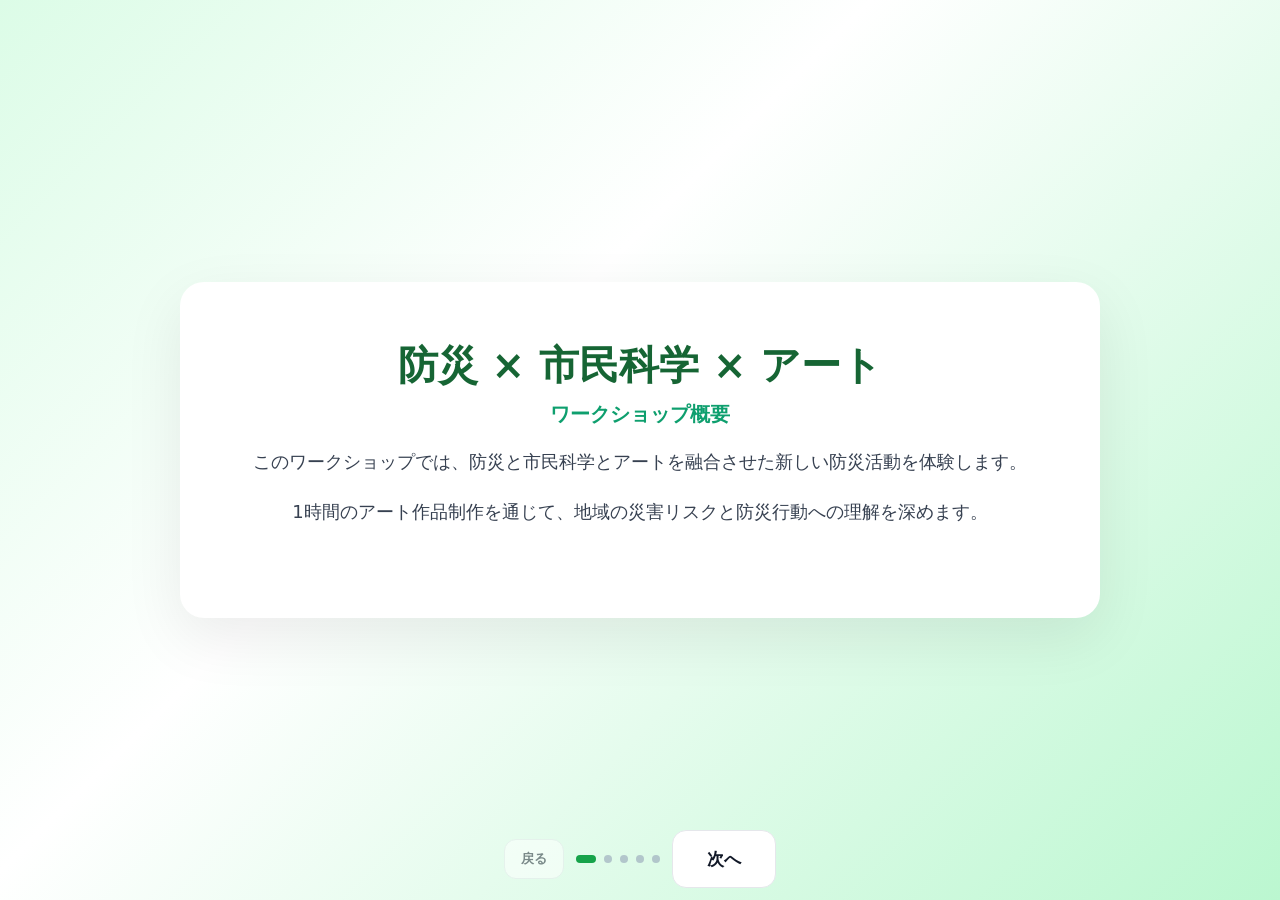
<file: workshop/intro/index.html>
<!doctype html>
<html lang="ja">
<head>
  <meta charset="utf-8" />
  <meta name="viewport" content="width=device-width, initial-scale=1, maximum-scale=1, user-scalable=no" />
  <title>ワークショップ導入スライド（Vanilla JS）</title>
  <!-- 1ファイル完結版。Reactやビルド不要。VSCodeのLive Serverで開けばOK -->
  <style>
    :root{
      --green-50:#f0fdf4; --green-100:#dcfce7; --green-200:#bbf7d0; --green-600:#16a34a; --green-700:#15803d; --green-800:#166534;
      --text:#374151; --muted:#64748b; --panel:#ffffff;
    }
    *{box-sizing:border-box}
    html,body{height:100%}
    body{
      margin:0; font-family: system-ui, -apple-system, "Segoe UI", Roboto, "Noto Sans JP", sans-serif;
      color:var(--text); background:linear-gradient(135deg, var(--green-100), #fff 40%, var(--green-200));
      display:flex; align-items:center; justify-content:center; min-height:100dvh; overflow:hidden;
    }
    .wrap{ position:relative; width:100%; height:100svh; display:flex; align-items:center; justify-content:center; }
    .slide{
      width:min(920px, 92vw);
      max-height: calc(100dvh - 140px);  /* ← 画面下のボタン分を差し引く */
      overflow:auto; background:var(--panel);
      border-radius:24px; padding:48px 40px 72px; /* ← 下余白を足す（重なり回避） */
      box-shadow:0 20px 60px rgba(0,0,0,.08);
      text-align:center;
    }
    h1{ font-size: clamp(28px, 4.2vw, 40px); color:var(--green-800); margin:.2em 0 .2em}
    h2{ font-size: clamp(16px, 2.2vw, 20px); color:#0e9f6e; margin:0 0 18px}
    p, li{ font-size: clamp(15px, 2.2vw, 18px); line-height:1.8 }
    ul{ text-align:left; display:inline-block }

    /* --- Controls --- */
    .controls{
      position:fixed;                       /* ← absolute から fixed */
      left:50%;
      bottom:max(12px, env(safe-area-inset-bottom) + 12px); /* ← iPad下部バーを避ける */
      transform:translateX(-50%);
      display:flex; gap:12px; align-items:center;
      z-index:1000;                         /* ← ボタンを最前面に */
    }
    button.btn{
      appearance:none; border:1px solid #e5e7eb; background:#fff; color:#111827; border-radius:12px;
      padding:10px 16px; font-weight:600; cursor:pointer; transition:transform .08s ease, background .2s;
    }
    button.btn[disabled]{ opacity:.5; cursor:not-allowed }
    .btn-primary{ background:var(--green-600); color:#fff; border-color:transparent }
    .btn-primary:hover{ background:var(--green-700) }
    .btn:hover{ transform:translateY(-1px) }
    #next{ padding:16px 34px; font-size:1.08rem; font-weight:700; border-radius:14px; }
    #next:disabled{ opacity:.5 }

    /* Dots */
    .dots{ display:flex; gap:8px; align-items:center }
    .dot{ width:8px; height:8px; border-radius:999px; background:#94a3b8; opacity:.6 }
    .dot.active{ width:20px; background:var(--green-600); opacity:1 }

    /* --- Animations (enter/exit) --- */
    .anim-enter{ opacity:0; transform:translateY(24px) }
    .anim-enter-active{ opacity:1; transform:translateY(0); transition:opacity .45s ease, transform .45s ease }
    .anim-exit{ opacity:1; transform:translateY(0) }
    .anim-exit-active{ opacity:0; transform:translateY(-24px); transition:opacity .35s ease, transform .35s ease }

    /* Scrollbars (for long content) */
    .slide::-webkit-scrollbar{ width:10px }
    .slide::-webkit-scrollbar-thumb{ background:#e5e7eb; border-radius:999px }

    /* --- PPT風：四隅キーワード演出 --- */
    .pp {
      position: relative; max-width: 840px; margin: 0 auto; padding: 8px 8px 56px;
    }
    .pp-figure {
      position: relative; aspect-ratio: 16/9; background: #fff;
      border: 1px solid #e5e7eb; border-radius: 18px; overflow: hidden;
      box-shadow: inset 0 0 0 4px #f8fafc;
    }
    .pp-q {
      position: absolute; inset: 12% 8% 12% 8%;
      display: grid; place-items: center; text-align: center;
      font-weight: 700; font-size: clamp(20px, 2.6vw, 28px);
      color: #111827;
      opacity: 0; transform: translateY(8px); transition: .5s ease;
    }
    .pp-k {
      position: absolute; padding: .6em .9em; background: #fff;
      border: 1px solid #e5e7eb; border-radius: 12px; font-weight: 600;
      box-shadow: 0 10px 30px rgba(0,0,0,.06);
      opacity: 0; transform: translateY(8px) scale(.98); transition: .6s ease;
      font-size: clamp(13px, 2vw, 16px);
    }
    .pp-k.tl { left: 16px;  top: 16px;  }
    .pp-k.tr { right: 16px; top: 16px;  }
    .pp-k.bl { left: 16px;  bottom: 16px;}
    .pp-k.br { right: 16px; bottom: 16px;}

    .pp-final {
      margin-top: 18px; font-weight: 800; letter-spacing: .02em;
      color: #dc2626; font-size: clamp(18px, 2.4vw, 22px); text-align: center;
      opacity: 0; transform: translateY(6px); transition: .6s ease;
    }
    .pp .show { opacity: 1; transform: none; }

    /* 画面が縦長のときは高さを少し確保 */
    @media (max-width: 640px) {
      .pp-figure { aspect-ratio: 3/2; }
      .slide { max-height: calc(100dvh - 160px); } /* 小画面は余裕を少し増やす */
    }
  </style>
</head>
<body>
  <div class="wrap">
    <main id="slide" class="slide" aria-live="polite" aria-atomic="true"></main>

    <div class="controls">
      <button id="prev" class="btn" aria-label="前のスライド">戻る</button>
      <div id="dots" class="dots" aria-hidden="true"></div>
      <button id="next" class="btn btn-primary" aria-label="次のスライド">次へ</button>
    </div>
  </div>

  <script>
    // ===== 新規制作の開始時に前回の制作データをリセット（共有端末で次の人が真っさらから始められるように） =====
    (function resetWorkshopSession(){
      try {
        ["hazardMapLog","marblingLog","collageLog","artworkSubmit","artworkImage","artworkImageExt","pendingArtworkSubmitPayload"]
          .forEach(function(k){ localStorage.removeItem(k); });
      } catch(e){ console.warn("localStorageリセット失敗", e); }
      try {
        var req = indexedDB.open("ws_art_db", 1);
        req.onupgradeneeded = function(){
          var db = req.result;
          if (!db.objectStoreNames.contains("images")) db.createObjectStore("images");
        };
        req.onsuccess = function(){
          try {
            var db = req.result;
            if (db.objectStoreNames.contains("images")) {
              db.transaction("images","readwrite").objectStore("images").delete("latest_marbling_base");
            }
          } catch(e){ console.warn("IndexedDBリセット失敗", e); }
        };
      } catch(e){ console.warn("IndexedDB open失敗", e); }
    })();

    const NEXT_URL = "../map/Mission/mission_intro.html";

    // React版のデータをVanilla JSに移植
    const slides = [
      {
        id: 1,
        title: "防災 × 市民科学 × アート",
        subtitle: "ワークショップ概要",
        html: `
          <p class="mt">このワークショップでは、防災と市民科学とアートを融合させた新しい防災活動を体験します。</p>
          <p class="mt">1時間のアート作品制作を通じて、地域の災害リスクと防災行動への理解を深めます。</p>
        `
      },
      {
        id: 2,
        title: "防災とは？",
        subtitle: "災害に備えるために",
        html: `
          <p class="mt">災害の知識や防災行動を学ぶことに加え、自分や地域の状況を理解することが重要です。</p>
          <p class="mt">防災を “わがこと” として考えるきっかけをつくりましょう。</p>
        `
      },
      {
        id: 3,
        title: "市民科学とは？",
        subtitle: "専門家と市民が協力して取り組む研究",
        html: `
          <p class="mt">市民と専門家が協力してデータを収集・分析する参加型の取り組みです。</p>
          <p class="mt">本活動では、市民のきめ細やかな視点で地域の災害リスクを明らかにし、</p>
          <p class="mt">防災行動のメッセージを共有することで、共助の力をはぐくみます。</p>
        `
      },
      {
        id: 4,
        title: "アートで表現する",
        subtitle: "マーブリングとコラージュ",
        html: `
          <p class="mt">マーブリング（墨流し）で「災害リスク」を、</p>
          <p class="mt">コラージュ/スタンピング（貼り絵/型押し）で「防災行動」を表現します。</p>
          <p class="mt">地域の危険性と適切な対策・対応行動を創造的に表現し、地域に貢献しましょう。</p>
        `
      },
      {
        id: 5,
        title: "本日の流れ",
        subtitle: "全体の流れ（約85分）",
        html: `
          <ul class="list">
            <li>ハザードマップの読み取り、対象地点／区域の選定、防災メッセージの決定（15分）</li>
            <li>マーブリング等を用いた作品制作（20分）</li>
            <li>コラージュを用いた作品制作（20分）</li>
            <li>作品文章（防災メッセージ・作品説明）の作成（15分）</li>
            <li>作品発表・鑑賞と講評・コミュニケーション（15分）</li>

            <p class="mt"><strong>各セクションで「ミッション」を確認し、作品の完成を目指しましょう！</strong></p>
          </ul>
        `
      },
    ];

    // 要素参照
    const $slide = document.getElementById('slide');
    const $prev = document.getElementById('prev');
    const $next = document.getElementById('next');
    const $dots = document.getElementById('dots');

    let index = 0; // 現在のスライド

    // ドット生成
    function renderDots(){
      $dots.innerHTML = slides.map((_,i)=>`<div class="dot ${i===index?'active':''}" data-i="${i}"></div>`).join('');
    }

    // スライド本体描画 + 疑似トランジション
    let animing = false;
    function renderSlide(nextIndex = index){
      if (animing) return; animing = true;

      // 退場アニメ
      $slide.classList.remove('anim-enter','anim-enter-active');
      $slide.classList.add('anim-exit');
      // 強制reflowでtransitionを効かせる
      void $slide.offsetWidth;
      $slide.classList.add('anim-exit-active');

      // 退場後に中身を差し替え
      setTimeout(()=>{
        index = nextIndex;
        const s = slides[index];
        $slide.innerHTML = `
          <h1>${s.title}</h1>
          <h2>${s.subtitle}</h2>
          <div>${s.html}</div>
        `;
        renderDots();

        // 入場アニメ
        $slide.classList.remove('anim-exit','anim-exit-active');
        $slide.classList.add('anim-enter');
        void $slide.offsetWidth;
        $slide.classList.add('anim-enter-active');

        // ボタン状態
        $prev.disabled = (index===0);
        $next.textContent = (index < slides.length-1) ? '次へ' : 'ワークショップを始める ▶';
        $next.classList.toggle('btn-primary', true);

        animing = false;
      }, 280); // 退場の長さに合わせる
    }

    // 初期描画
    $slide.classList.add('anim-enter');
    $slide.innerHTML = `<h1></h1><h2></h2>`; // 一瞬のチラつき防止
    renderSlide(0);

    // クリック・キーボード操作
    $prev.addEventListener('click', ()=>{ if(index>0) renderSlide(index-1) });
    $next.addEventListener('click', ()=>{
      if(index < slides.length-1){ renderSlide(index+1); }
      else { location.href = NEXT_URL; }
    });

    // ドットクリック
    $dots.addEventListener('click', (e)=>{
      const t = e.target; if(!t.classList.contains('dot')) return;
      const i = Number(t.getAttribute('data-i'));
      if(!Number.isNaN(i)) renderSlide(i);
    });

    // キーボード: ← → Enter/Space
    window.addEventListener('keydown', (e)=>{
      if(e.key==='ArrowRight' || e.key===' ' || e.key==='Enter'){
        e.preventDefault(); $next.click();
      } else if(e.key==='ArrowLeft'){
        e.preventDefault(); $prev.click();
      }
    });
  </script>
</body>
</html>
</file>
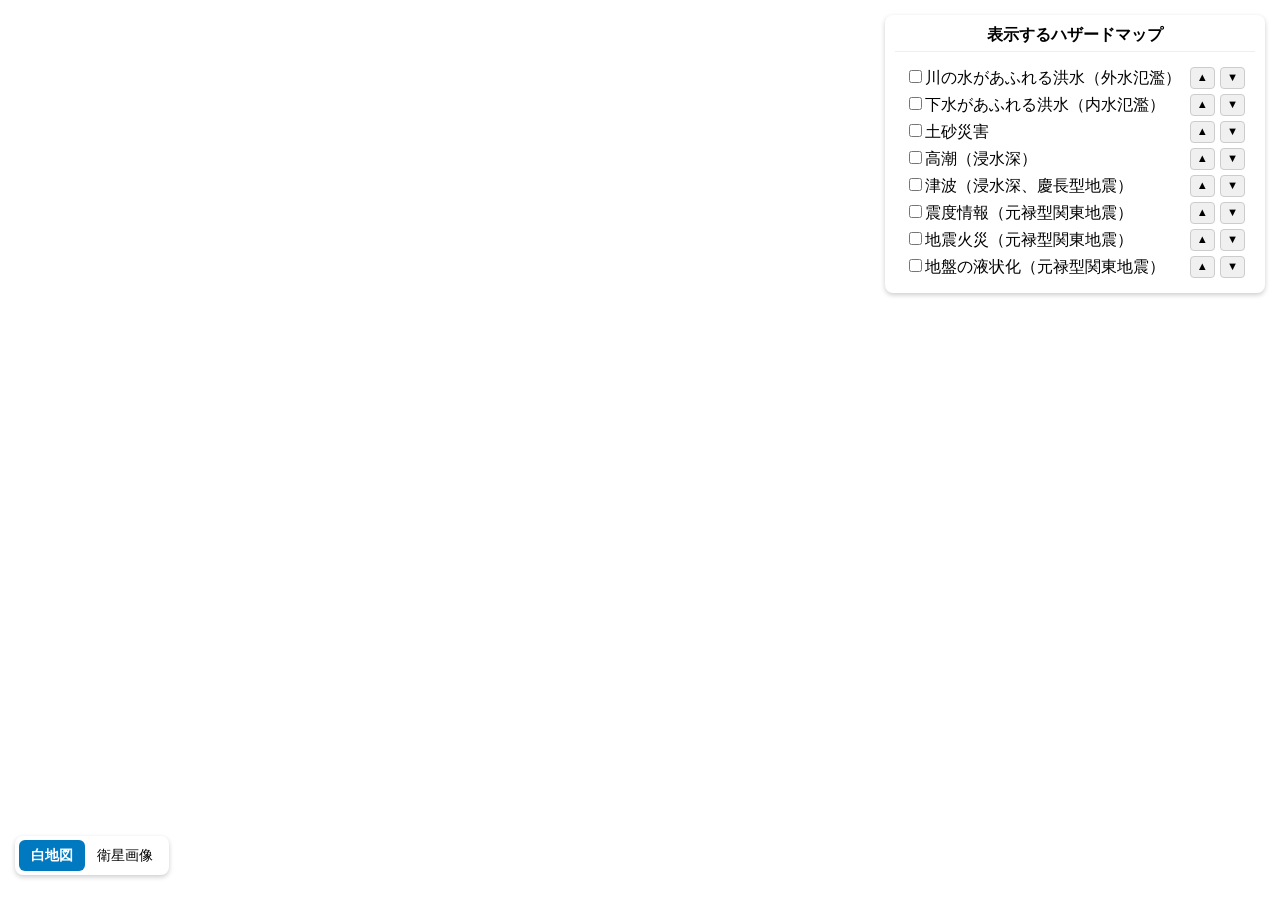
<file: workshop/map/app/detail/_backup_arcgis/index.html>
<!DOCTYPE html>
<html>
<head>
  <meta charset="utf-8">
  <meta name="viewport" content="initial-scale=1, maximum-scale=1, user-scalable=no">
  <title>ArcGIS JavaScript Map</title>
  
  <link rel="stylesheet" href="https://js.arcgis.com/4.29/esri/themes/light/main.css">
  <link rel="stylesheet" href="./style.css">
  
</head>
<body>
  <div id="viewDiv"></div>

  <div id="control-panel">
    <div id="hazard-content" class="tab-content">
      <div id="hazard-filters">
        <h3>表示するハザードマップ</h3>
         <div class="filter-option" data-layer-title="gaisui_clip">
          <span><input type="checkbox" id="gaisui-filter"><label for="gaisui-filter">川の水があふれる洪水（外水氾濫）</label></span>
          <span class="reorder-buttons">
            <button class="reorder-button" data-direction="up">▲</button>
            <button class="reorder-button" data-direction="down">▼</button>
          </span>
        </div>
        <div class="filter-option" data-layer-title="naisui_R7_clip">
          <span><input type="checkbox" id="naisui-filter"><label for="naisui-filter">下水があふれる洪水（内水氾濫）</label></span>
          <span class="reorder-buttons">
            <button class="reorder-button" data-direction="up">▲</button>
            <button class="reorder-button" data-direction="down">▼</button>
          </span>
        </div>
        <div class="filter-option" data-layer-title="kyukeisha_R7_clip">
          <span><input type="checkbox" id="kyukeisha-filter"><label for="kyukeisha-filter">土砂災害</label></span>
          <span class="reorder-buttons">
            <button class="reorder-button" data-direction="up">▲</button>
            <button class="reorder-button" data-direction="down">▼</button>
          </span>
        </div>
        <div class="filter-option" data-layer-title="takashio_clip">
          <span><input type="checkbox" id="takashio-filter"><label for="takashio-filter">高潮（浸水深）</label></span>
          <span class="reorder-buttons">
            <button class="reorder-button" data-direction="up">▲</button>
            <button class="reorder-button" data-direction="down">▼</button>
          </span>
        </div>
        <div class="filter-option" data-layer-title="tsunami_clip">
          <span><input type="checkbox" id="tsunami-filter"><label for="tsunami-filter">津波（浸水深、慶長型地震）</label></span>
          <span class="reorder-buttons">
            <button class="reorder-button" data-direction="up">▲</button>
            <button class="reorder-button" data-direction="down">▼</button>
          </span>
        </div>
        <div class="filter-option" data-layer-title="jishindo_clip">
          <span><input type="checkbox" id="jishindo-filter"><label for="jishindo-filter">震度情報（元禄型関東地震）</label></span>
          <span class="reorder-buttons">
            <button class="reorder-button" data-direction="up">▲</button>
            <button class="reorder-button" data-direction="down">▼</button>
          </span>
        </div>
        <div class="filter-option" data-layer-title="shoshitsu_clip">
          <span><input type="checkbox" id="shoshitsu-filter"><label for="shoshitsu-filter">地震火災（元禄型関東地震）</label></span>
          <span class="reorder-buttons">
            <button class="reorder-button" data-direction="up">▲</button>
            <button class="reorder-button" data-direction="down">▼</button>
          </span>
        </div>
        <div class="filter-option" data-layer-title="ekijyouka_clip">
          <span><input type="checkbox" id="ekijyouka-filter"><label for="ekijyouka-filter">地盤の液状化（元禄型関東地震）</label></span>
          <span class="reorder-buttons">
            <button class="reorder-button" data-direction="up">▲</button>
            <button class="reorder-button" data-direction="down">▼</button>
          </span>
        </div>
      </div>
    </div>
  </div>

  <div id="basemap-toggle">
    <button id="white-map-btn" class="basemap-btn active">白地図</button>
    <button id="satellite-btn" class="basemap-btn">衛星画像</button>
  </div>

  <script src="https://js.arcgis.com/4.29/"></script>
  <script src="./script.js"></script>
</body>
</html>
</file>
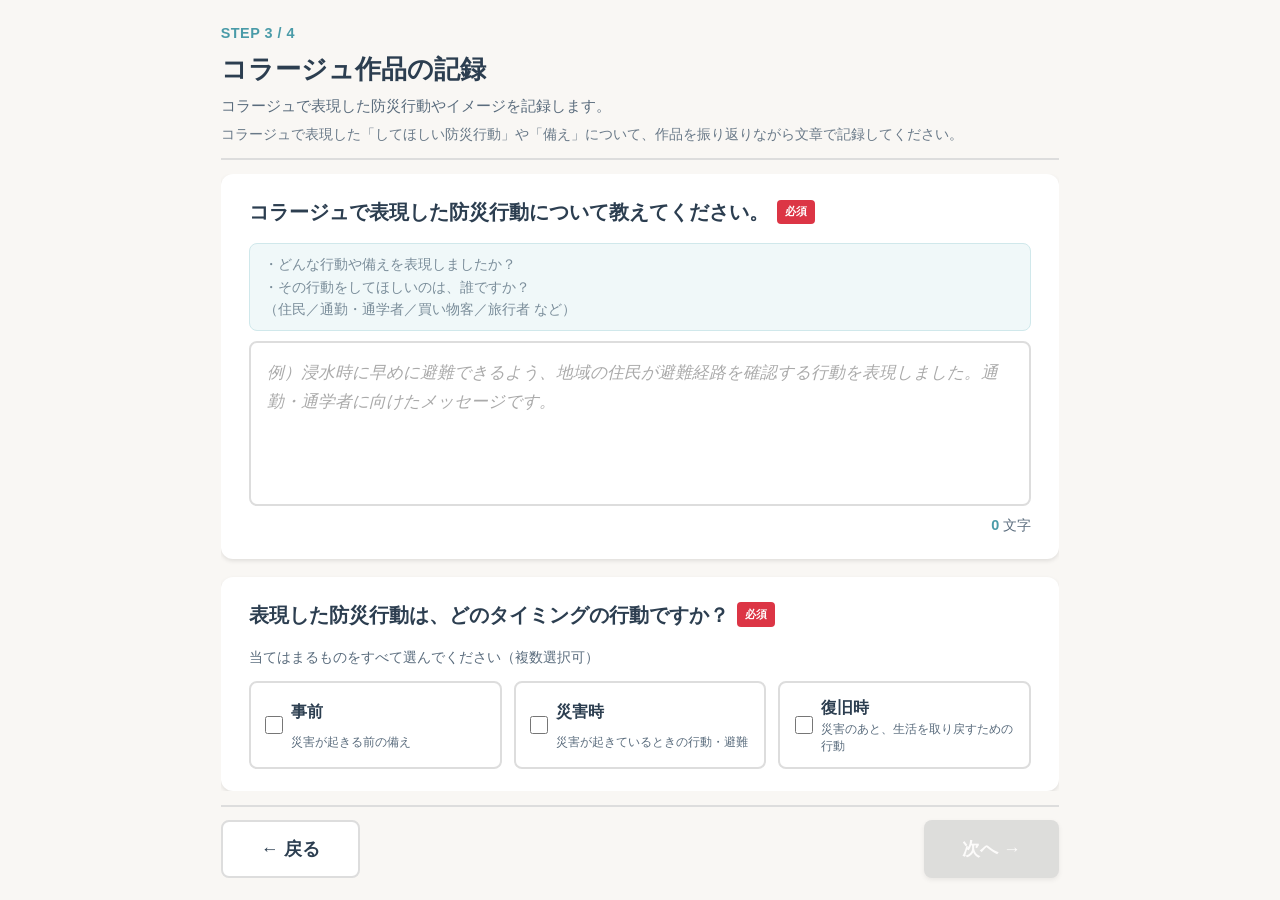
<file: workshop/collage/Log/log_collage.html>
<!DOCTYPE html>
<html lang="ja">
<head>
    <meta charset="UTF-8">
    <meta name="viewport" content="width=device-width, initial-scale=1.0">
    <title>Log | コラージュ作品の記録</title>
    <link rel="stylesheet" href="./log_collage_styles.css?v=20261013">
    <link rel="stylesheet" href="../../common/log-fit.css?v=20261013">
</head>
<body>
    <!-- Main Container -->
    <div class="container">
        
        <!-- Header -->
        <header class="page-header">
            <div class="step-indicator">STEP 3 / 4</div>
            <h1 class="page-title">コラージュ作品の記録</h1>
            <p class="page-subtitle">コラージュで表現した防災行動やイメージを記録します。</p>
            <p class="page-description">
                コラージュで表現した「してほしい防災行動」や「備え」について、作品を振り返りながら文章で記録してください。
            </p>
        </header>

        <!-- Main Content -->
        <main class="content">

            <!-- Input Section -->
            <section class="input-section">
                <h2 class="section-title">
                    コラージュで表現した防災行動について教えてください。
                    <span class="required-badge">必須</span>
                </h2>
                
                <div class="hint-text">
                    <p>・どんな行動や備えを表現しましたか？</p>
                    <p>・その行動をしてほしいのは、誰ですか？<br>
                       （住民／通勤・通学者／買い物客／旅行者 など）</p>
                </div>

                <textarea 
                    id="collageDescription" 
                    class="description-textarea"
                    rows="4"
                    placeholder="例）浸水時に早めに避難できるよう、地域の住民が避難経路を確認する行動を表現しました。通勤・通学者に向けたメッセージです。"
                    aria-label="コラージュで表現した防災行動の説明"
                    required
                ></textarea>

                <div class="validation-message" id="descriptionValidation" style="display: none;">
                    ⚠️ 作品について説明を入力してください
                </div>

                <div class="character-count" id="characterCount">
                    <span id="currentCount">0</span> 文字
                </div>
            </section>

            <!-- 防災行動のタイミング（2026/10 追加） -->
            <section class="input-section phase-section">
                <h2 class="section-title">
                    表現した防災行動は、どのタイミングの行動ですか？
                    <span class="required-badge">必須</span>
                </h2>
                <p class="section-description">当てはまるものをすべて選んでください（複数選択可）</p>
                <div class="phase-options" id="phaseOptions">
                    <label class="phase-option"><input type="checkbox" value="事前"><span class="phase-name">事前</span><span class="phase-desc">災害が起きる前の備え</span></label>
                    <label class="phase-option"><input type="checkbox" value="災害時"><span class="phase-name">災害時</span><span class="phase-desc">災害が起きているときの行動・避難</span></label>
                    <label class="phase-option"><input type="checkbox" value="復旧時"><span class="phase-name">復旧時</span><span class="phase-desc">災害のあと、生活を取り戻すための行動</span></label>
                </div>
                <div class="validation-message" id="phaseValidation" style="display: none;">
                    ⚠️ 1つ以上選んでください
                </div>
            </section>

        </main>

        <!-- Footer Navigation -->
        <footer class="page-footer">
            <button type="button" class="btn-secondary" id="backBtn">
                ← 戻る
            </button>
            <button type="button" class="btn-primary" id="nextBtn" disabled>
                次へ →
            </button>
        </footer>

    </div>

    <script src="./log_collage_script.js?v=20261013"></script>
</body>
</html>
</file>
<file: workshop/map/app/detail/_backup_arcgis/style.css>
/* --- 基本設定 --- */
body, html {
  padding: 0;
  margin: 0;
  height: 100%;
  width: 100%;
}

#viewDiv {
  height: 100%;
  width: 100%;
}

/* --- ポップアップのスタイル --- */
/* 縦幅の上限をなくす */
.esri-popup__main-container {
  max-height: none !important;
}

/* 内部の余白を調整してスリムにする */
.esri-popup__content {
  margin: 0;
  padding: 8px; /* 少し余白を持たせる */
}

/* ポップアップ全体の入れ物 */
.popup-content-vertical {
  display: flex;
  flex-direction: column; /* 要素を縦に並べる */
  align-items: center;   /* 中央揃えにする */
  gap: 8px;              /* 各要素の間の隙間 */
}

/* 作者名 */
.popup-author {
  margin: 0;
  font-size: 1em;
  font-weight: bold;
}

/* 作品の画像 */
.popup-image-vertical {
  width: 240px; 
  height: 180px; 
  object-fit: contain;
  border-radius: 4px;
}

/* --- 操作パネルのスタイル --- */
#control-panel {
  position: absolute;
  top: 15px;
  right: 15px;
  background-color: white;
  border-radius: 8px;
  box-shadow: 0 2px 5px rgba(0,0,0,0.2);
  z-index: 10;
  width: 380px;
  max-height: calc(100vh - 40px); /* 画面の高さを超えないように調整 */
  display: flex;
  flex-direction: column;
}

.tab-content {
  padding: 0 10px 10px 10px;
  overflow-y: auto; /* 中身がはみ出たらスクロール */
}

#control-panel h3 {
  margin-top: 10px;
  margin-bottom: 15px;
  padding-bottom: 5px;
  border-bottom: 1px solid #eee;
  font-size: 1em;
  text-align: center;
}

/* フィルターの各行 */
.filter-option {
  margin-bottom: 5px;
  display: flex;
  justify-content: space-between; /* 両端に寄せる */
  align-items: center;
  padding: 0 10px; /* 左右に少し余白を追加 */
}

/* 重ね順変更ボタン */
.reorder-buttons {
  display: flex;
  gap: 5px; /* ボタン間の隙間 */
}

.reorder-button {
  background-color: #f0f0f0;
  border: 1px solid #ccc;
  border-radius: 4px;
  cursor: pointer;
  font-size: 0.7em;
  line-height: 1; /* 文字の高さをボタンに合わせる */
  padding: 4px 6px;
}

.reorder-button:hover {
  background-color: #e0e0e0;
}

/* --- 凡例のスタイル --- */
.esri-legend.esri-widget {
  max-height: 250px !important;
  overflow-y: auto !important; 
}

/* --- ベースマップ切り替えボタンのスタイル --- */
#basemap-toggle {
  position: absolute;
  bottom: 25px;
  left: 15px;
  z-index: 10;
  background-color: white;
  border-radius: 8px;
  box-shadow: 0 2px 5px rgba(0,0,0,0.2);
  display: flex;
  padding: 4px;
}

.basemap-btn {
  padding: 6px 12px;
  font-size: 0.9em;
  border: none;
  background-color: transparent;
  border-radius: 6px;
  cursor: pointer;
  transition: background-color 0.2s, color 0.2s;
}

/* 選択されているボタンのスタイル */
.basemap-btn.active {
  background-color: #0079c1;
  color: white;
  font-weight: bold;
}
</file>
<file: workshop/collage/Log/log_collage_styles.css>
/* ============================================
   CSS Variables
   ============================================ */
:root {
    /* Colors */
    --color-primary: #4A9BA8;
    --color-primary-hover: #3a7f8a;
    --color-secondary: #6c757d;
    --color-success: #28a745;
    --color-warning: #ffc107;
    --color-danger: #dc3545;
    --color-bg: #f9f7f4;
    --color-bg-secondary: #ffffff;
    --color-text-primary: #2c3e50;
    --color-text-secondary: #5a6c7d;
    --color-border: #ddd;
    --color-disabled: #ccc;
    --color-hint: #7a8d9a;
    
    /* Spacing */
    --spacing-xs: 0.5rem;
    --spacing-sm: 1rem;
    --spacing-md: 1.5rem;
    --spacing-lg: 2rem;
    --spacing-xl: 3rem;
    
    /* Border Radius */
    --radius-sm: 4px;
    --radius-md: 8px;
    --radius-lg: 12px;
    
    /* Shadows */
    --shadow-sm: 0 2px 4px rgba(0, 0, 0, 0.1);
    --shadow-md: 0 4px 8px rgba(0, 0, 0, 0.12);
    --shadow-lg: 0 8px 16px rgba(0, 0, 0, 0.15);
}

/* ============================================
   Global Styles
   ============================================ */
* {
    margin: 0;
    padding: 0;
    box-sizing: border-box;
}

body {
    font-family: -apple-system, BlinkMacSystemFont, "Segoe UI", "Hiragino Sans", "Hiragino Kaku Gothic ProN", Meiryo, sans-serif;
    background: var(--color-bg);
    color: var(--color-text-primary);
    line-height: 1.6;
    height: 100vh;
    overflow: hidden;
}

/* ============================================
   Container
   ============================================ */
.container {
    max-width: 900px;
    margin: 0 auto;
    padding: clamp(1.5rem, 2.5vw, 2rem);
    height: 100vh;
    display: flex;
    flex-direction: column;
    overflow: hidden;
}

/* ============================================
   Header
   ============================================ */
.page-header {
    margin-bottom: clamp(1rem, 2vw, 1.5rem);
    padding-bottom: clamp(0.75rem, 1.5vw, 1rem);
    border-bottom: 2px solid var(--color-border);
    flex-shrink: 0;
}

.step-indicator {
    font-size: clamp(0.8rem, 1.3vw, 0.9rem);
    font-weight: 600;
    color: var(--color-primary);
    margin-bottom: 0.25rem;
    letter-spacing: 0.5px;
}

.page-title {
    font-size: clamp(1.3rem, 2.2vw, 1.6rem);
    font-weight: 700;
    margin-bottom: 0.25rem;
    color: var(--color-text-primary);
}

.page-subtitle {
    font-size: clamp(0.85rem, 1.3vw, 0.95rem);
    color: var(--color-text-secondary);
    margin-bottom: 0.25rem;
}

.page-description {
    font-size: clamp(0.8rem, 1.2vw, 0.9rem);
    color: var(--color-text-secondary);
    line-height: 1.75;
    opacity: 0.9;
}

/* ============================================
   Main Content
   ============================================ */
.content {
    flex: 1;
    display: flex;
    flex-direction: column;
    gap: clamp(1.25rem, 2vw, 1.75rem);
    overflow: hidden;
    min-height: 0;
}

/* Input Section */
.input-section {
    background: var(--color-bg-secondary);
    padding: clamp(1.5rem, 2.5vw, 2rem);
    border-radius: var(--radius-lg);
    box-shadow: var(--shadow-sm);
    flex: 1;
    display: flex;
    flex-direction: column;
    min-height: 0;
}

.section-title {
    font-size: clamp(1.05rem, 1.7vw, 1.25rem);
    font-weight: 600;
    margin-bottom: clamp(0.75rem, 1.2vw, 1rem);
    display: flex;
    align-items: center;
    gap: 0.5rem;
    flex-wrap: wrap;
    color: var(--color-text-primary);
}

.required-badge {
    font-size: 0.7rem;
    padding: 0.2rem 0.5rem;
    background: var(--color-danger);
    color: white;
    border-radius: var(--radius-sm);
    font-weight: 600;
}

/* Hint Text */
.hint-text {
    margin-bottom: clamp(0.75rem, 1.2vw, 1rem);
    padding: clamp(0.75rem, 1.2vw, 1rem);
    background: #f0f8f9;
    border-radius: var(--radius-md);
    border: 1px solid #d0e8eb;
}

.hint-text p {
    font-size: clamp(0.85rem, 1.3vw, 0.95rem);
    color: var(--color-hint);
    margin-bottom: 0.25rem;
    line-height: 1.6;
}

.hint-text p:last-child {
    margin-bottom: 0;
}

/* Textarea */
.description-textarea {
    width: 100%;
    padding: clamp(0.85rem, 1.3vw, 1.1rem);
    font-size: clamp(0.95rem, 1.5vw, 1.05rem);
    font-family: inherit;
    line-height: 1.7;
    border: 2px solid var(--color-border);
    border-radius: var(--radius-md);
    resize: vertical;
    min-height: 120px;
    transition: all 0.2s ease;
    flex: 1;
    background: white;
}

.description-textarea:focus {
    outline: none;
    border-color: var(--color-primary);
    box-shadow: 0 0 0 3px rgba(74, 155, 168, 0.1);
}

.description-textarea::placeholder {
    color: #aaa;
    font-style: italic;
}

/* Character Count */
.character-count {
    margin-top: 0.5rem;
    font-size: clamp(0.8rem, 1.2vw, 0.9rem);
    color: var(--color-text-secondary);
    text-align: right;
}

#currentCount {
    font-weight: 600;
    color: var(--color-primary);
}

/* Validation Messages */
.validation-message {
    background: #fff3cd;
    border: 1px solid var(--color-warning);
    color: #856404;
    padding: clamp(0.6rem, 1vw, 0.75rem);
    border-radius: var(--radius-md);
    margin-top: clamp(0.6rem, 1vw, 0.75rem);
    font-size: clamp(0.85rem, 1.3vw, 0.95rem);
    font-weight: 500;
}

/* ============================================
   Footer Navigation
   ============================================ */
.page-footer {
    display: flex;
    justify-content: space-between;
    gap: 1rem;
    padding-top: clamp(1rem, 1.5vw, 1.25rem);
    margin-top: clamp(1rem, 1.5vw, 1.25rem);
    border-top: 2px solid var(--color-border);
    flex-shrink: 0;
}

.btn-primary,
.btn-secondary {
    padding: clamp(0.7rem, 1.2vw, 0.95rem) clamp(1.75rem, 3vw, 2.5rem);
    font-size: clamp(0.95rem, 1.4vw, 1.1rem);
    font-weight: 600;
    border: none;
    border-radius: var(--radius-md);
    cursor: pointer;
    transition: all 0.2s ease;
    font-family: inherit;
}

.btn-primary {
    background: var(--color-primary);
    color: white;
    box-shadow: var(--shadow-sm);
}

.btn-primary:hover:not(:disabled) {
    background: var(--color-primary-hover);
    transform: translateY(-2px);
    box-shadow: var(--shadow-md);
}

.btn-primary:disabled {
    background: var(--color-disabled);
    cursor: not-allowed;
    opacity: 0.6;
}

.btn-secondary {
    background: white;
    color: var(--color-text-primary);
    border: 2px solid var(--color-border);
}

.btn-secondary:hover {
    border-color: var(--color-primary);
    color: var(--color-primary);
}

/* ============================================
   Responsive Design
   ============================================ */
@media screen and (max-width: 768px) {
    .container {
        padding: 1rem;
    }

    body {
        overflow-y: auto;
    }

    .container {
        height: auto;
        min-height: 100vh;
        overflow: visible;
    }

    .content {
        overflow-y: visible;
    }

    .description-textarea {
        min-height: 100px;
    }

    .page-footer {
        flex-direction: column;
    }

    .btn-primary,
    .btn-secondary {
        width: 100%;
    }
}


/* ============================================
   防災行動のタイミング（2026/10 追加）
   ============================================ */
.phase-section { flex: 0 0 auto; }
.section-description {
    font-size: clamp(0.8rem, 1.2vw, 0.9rem);
    color: var(--color-text-secondary);
    margin-bottom: 0.75rem;
}
.phase-options {
    display: grid;
    grid-template-columns: repeat(3, 1fr);
    gap: 0.75rem;
}
.phase-option {
    display: grid;
    grid-template-columns: auto 1fr;
    column-gap: 0.5rem;
    align-items: center;
    padding: 0.75rem 0.9rem;
    border: 2px solid var(--color-border);
    border-radius: var(--radius-md);
    background: #fff;
    cursor: pointer;
    transition: all 0.2s ease;
}
.phase-option:hover { border-color: var(--color-primary); background: #f0f8f9; }
.phase-option.selected { border-color: var(--color-primary); background: #e6f4f6; box-shadow: var(--shadow-sm); }
.phase-option input { width: 18px; height: 18px; accent-color: var(--color-primary); cursor: pointer; grid-row: span 2; }
.phase-name { font-weight: 700; font-size: 1rem; }
.phase-desc { font-size: 0.78rem; color: var(--color-text-secondary); line-height: 1.4; }
@media (max-width: 640px) {
    .phase-options { grid-template-columns: 1fr; }
}

/* ===== 画面固定レイアウト（2026/10）：説明欄は残りの高さに合わせて伸縮 ===== */
.content > .input-section:first-child { flex: 1 0 auto; }
.hint-text { padding: 0.6rem 0.9rem; margin-bottom: 0.6rem; }
.hint-text p { font-size: 0.85rem; margin-bottom: 0.1rem; }
@media (max-height: 800px) {
    .phase-option { padding: 0.5rem 0.7rem; }
    .phase-desc { font-size: 0.72rem; }
    .character-count { margin-top: 2px; }
}
</file>
<file: workshop/common/log-fit.css>
/* =========================================================
   ログ画面（STEP1〜4）共通：画面サイズに合わせて固定する（2026/10）
   - ページ全体はスクロールさせない（見出しと「戻る／次へ」は常に表示）
   - 入りきらない場合だけ、中央の入力エリアの中でスクロールする
   - 100dvh：スマホのアドレスバーの出入りにも追従
   各ページのCSSのあとに読み込むこと
   ========================================================= */
html, body {
  height: 100% !important;
  min-height: 0 !important;
  overflow: hidden !important;
}
body { height: 100vh !important; height: 100dvh !important; }

.container {
  height: 100vh !important;
  height: 100dvh !important;
  min-height: 0 !important;
  display: flex !important;
  flex-direction: column !important;
  overflow: hidden !important;
  padding: clamp(10px, 2.4vh, 28px) clamp(12px, 2.4vw, 32px) !important;
}
.page-header {
  flex: 0 0 auto !important;
  margin-bottom: clamp(8px, 1.6vh, 20px) !important;
  padding-bottom: clamp(6px, 1.2vh, 14px) !important;
}
.page-footer {
  flex: 0 0 auto !important;
  margin-top: clamp(8px, 1.6vh, 20px) !important;
  padding-top: clamp(8px, 1.4vh, 16px) !important;
}
.content {
  flex: 1 1 auto !important;
  min-height: 0 !important;
  overflow-x: hidden !important;
  overflow-y: auto !important;
  -webkit-overflow-scrolling: touch;
  gap: clamp(10px, 2vh, 24px) !important;
}
.input-section { padding: clamp(12px, 2.4vh, 28px) clamp(14px, 2.2vw, 28px) !important; }

/* 高さの低い画面（ノートPC・横向きタブレットなど）では見出しを詰める */
@media (max-height: 800px) {
  .page-title { font-size: clamp(1.05rem, 2.6vh, 1.4rem) !important; margin-bottom: 2px !important; }
  .page-subtitle, .page-description { font-size: .82rem !important; line-height: 1.5 !important; margin-bottom: 0 !important; }
  .step-indicator { margin-bottom: 0 !important; }
  .section-title { margin-bottom: 8px !important; }
}
@media (max-height: 640px) {
  .page-description { display: none !important; }
}

/* 入力ブロックは中身より小さく潰さない（入りきらない時は .content の中でスクロール） */
.content > .input-section { min-height: auto !important; flex-shrink: 0 !important; overflow: visible !important; }
/* 説明欄は「残った高さ」いっぱいに広げる（最低3行分は確保） */
.description-textarea { flex: 1 1 0 !important; height: auto !important; min-height: 84px !important; resize: none !important; }

/* スマホ：「戻る／次へ」を横並びにして縦の場所を節約 */
@media (max-width: 640px) {
  .page-footer { flex-direction: row !important; gap: 10px !important; }
  .page-footer > button, .page-footer > a { flex: 1 1 0 !important; width: auto !important; margin: 0 !important; min-width: 0 !important; }
}
</file>
